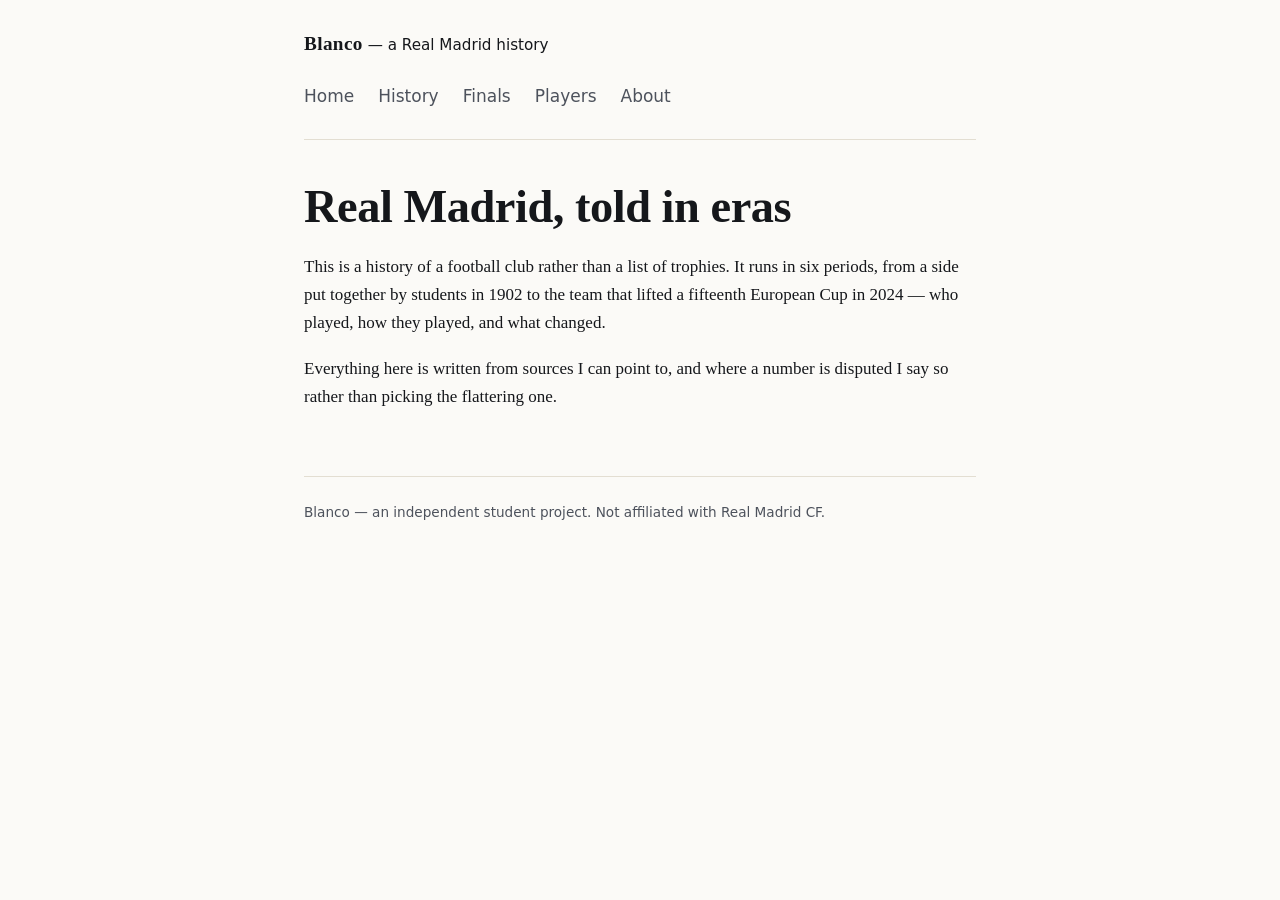
<file: index.html>
<!doctype html>
<html lang="en-HK">
<head>
  <meta charset="utf-8">
  <meta name="viewport" content="width=device-width, initial-scale=1">
  <title>Blanco — a Real Madrid history</title>
  <meta name="description" content="A supporter's history of Real Madrid, told in six eras: the players, the European nights and the arguments, from 1902 to today.">
  <meta property="og:title" content="Blanco — a Real Madrid history">
  <meta property="og:description" content="Six eras, fifteen European finals, and the players who define them.">
  <meta property="og:url" content="https://hzxyf.github.io/blanco/">
  <meta property="og:type" content="website">
  <meta property="og:site_name" content="Blanco">
  <meta property="og:image" content="https://hzxyf.github.io/blanco/images/og-image.jpg">
  <meta name="twitter:card" content="summary_large_image">
  <link rel="icon" href="favicon-32.png" sizes="32x32">
  <link rel="apple-touch-icon" href="apple-touch-icon.png">
    <link rel="stylesheet" href="style.css">
</head>
<body>
      <a class="skip-link" href="#main">Skip to content</a>
   <header>
    <p><strong>Blanco</strong> — a Real Madrid history</p>
        <nav aria-label="Primary">
      <ul>
        <li><a href="index.html">Home</a></li>
        <li><a href="history.html">History</a></li>
        <li><a href="finals.html">Finals</a></li>
                <li><a href="legends.html">Players</a></li>
                        <li><a href="about.html">About</a></li>
      </ul>
    </nav>
  </header>

   <main id="main">
    <h1>Real Madrid, told in eras</h1>
    <p>
      This is a history of a football club rather than a list of trophies. It runs in
      six periods, from a side put together by students in 1902 to the team that lifted
      a fifteenth European Cup in 2024 — who played, how they played, and what changed.
    </p>
    <p>
      Everything here is written from sources I can point to, and where a number is
      disputed I say so rather than picking the flattering one.
    </p>
  </main>

  <footer>
    <p>Blanco — an independent student project. Not affiliated with Real Madrid CF.</p>
  </footer>
</body>
</html>
</file>
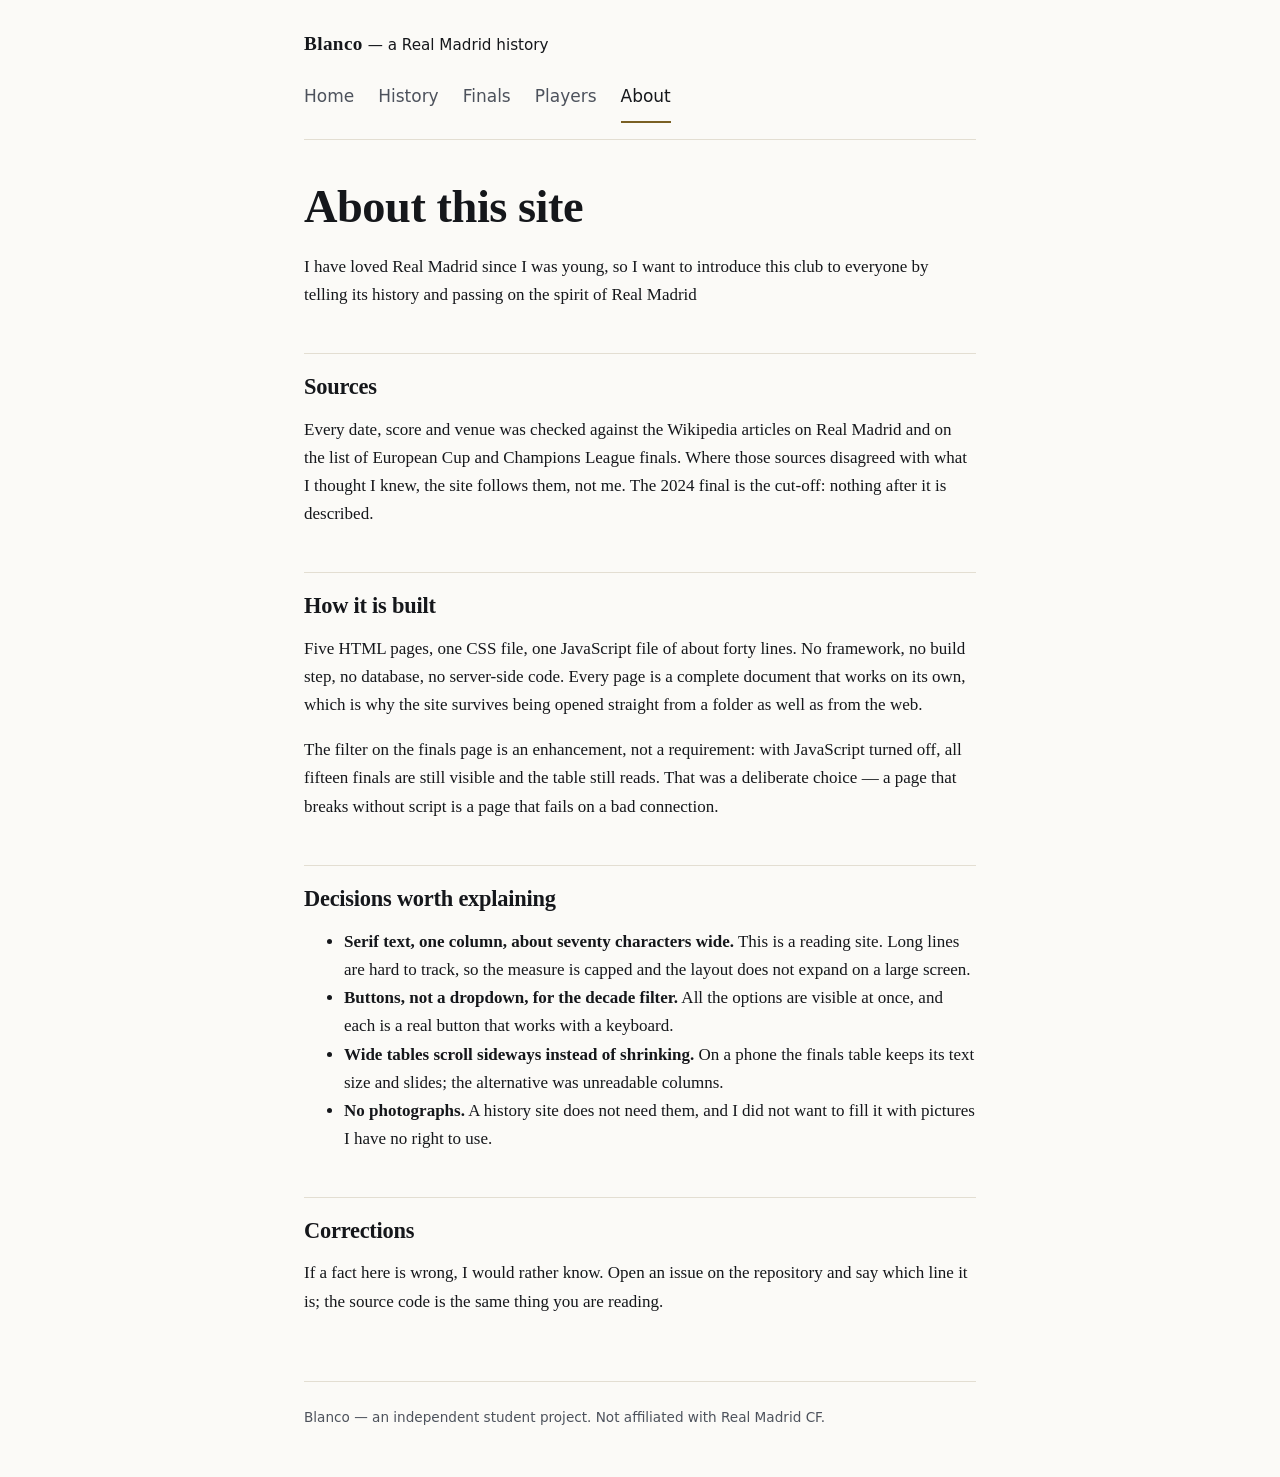
<file: about.html>
<!doctype html>
<html lang="en-HK">
<head>
  <meta charset="utf-8">
  <meta name="viewport" content="width=device-width, initial-scale=1">
  <title>About — Blanco</title>
  <meta name="description" content="Why this site exists, where the facts came from, and how it is built.">
  <meta property="og:title" content="About — Blanco">
  <meta property="og:description" content="Six eras, fifteen European finals, and the players who define them.">
  <meta property="og:url" content="https://hzxyf.github.io/blanco/about.html">
  <meta property="og:type" content="website">
  <meta property="og:site_name" content="Blanco">
  <meta property="og:image" content="https://hzxyf.github.io/blanco/images/og-image.jpg">
  <meta name="twitter:card" content="summary_large_image">
  <link rel="icon" href="favicon-32.png" sizes="32x32">
  <link rel="apple-touch-icon" href="apple-touch-icon.png">
  <link rel="stylesheet" href="style.css">
</head>
<body>
      <a class="skip-link" href="#main">Skip to content</a>
  <header>
    <p><strong>Blanco</strong> — a Real Madrid history</p>
    <nav aria-label="Primary">
      <ul>
        <li><a href="index.html">Home</a></li>
        <li><a href="history.html">History</a></li>
        <li><a href="finals.html">Finals</a></li>
        <li><a href="legends.html">Players</a></li>
        <li><a href="about.html" aria-current="page">About</a></li>
      </ul>
    </nav>
  </header>

  <main id="main">
    <h1>About this site</h1>

    <p>
      I have loved Real Madrid since I was young, so I want to introduce this club to everyone by telling its history and passing on the spirit of Real Madrid
    </p>

    <h2>Sources</h2>
    <p>
      Every date, score and venue was checked against the Wikipedia articles on Real Madrid
      and on the list of European Cup and Champions League finals. Where those sources
      disagreed with what I thought I knew, the site follows them, not me. The 2024 final is
      the cut-off: nothing after it is described.
    </p>

    <h2>How it is built</h2>
    <p>
      Five HTML pages, one CSS file, one JavaScript file of about forty lines. No framework,
      no build step, no database, no server-side code. Every page is a complete document
      that works on its own, which is why the site survives being opened straight from a
      folder as well as from the web.
    </p>
    <p>
      The filter on the finals page is an enhancement, not a requirement: with JavaScript
      turned off, all fifteen finals are still visible and the table still reads. That was a
      deliberate choice — a page that breaks without script is a page that fails on a bad
      connection.
    </p>

    <h2>Decisions worth explaining</h2>
    <ul>
      <li>
        <strong>Serif text, one column, about seventy characters wide.</strong> This is a
        reading site. Long lines are hard to track, so the measure is capped and the layout
        does not expand on a large screen.
      </li>
      <li>
        <strong>Buttons, not a dropdown, for the decade filter.</strong> All the options are
        visible at once, and each is a real button that works with a keyboard.
      </li>
      <li>
        <strong>Wide tables scroll sideways instead of shrinking.</strong> On a phone the
        finals table keeps its text size and slides; the alternative was unreadable columns.
      </li>
      <li>
        <strong>No photographs.</strong> A history site does not need them, and I did not
        want to fill it with pictures I have no right to use.
      </li>
    </ul>

    <h2>Corrections</h2>
    <p>
      If a fact here is wrong, I would rather know. Open an issue on the repository and say
      which line it is; the source code is the same thing you are reading.
    </p>
  </main>

  <footer>
    <p>Blanco — an independent student project. Not affiliated with Real Madrid CF.</p>
  </footer>
</body>
</html>
</file>
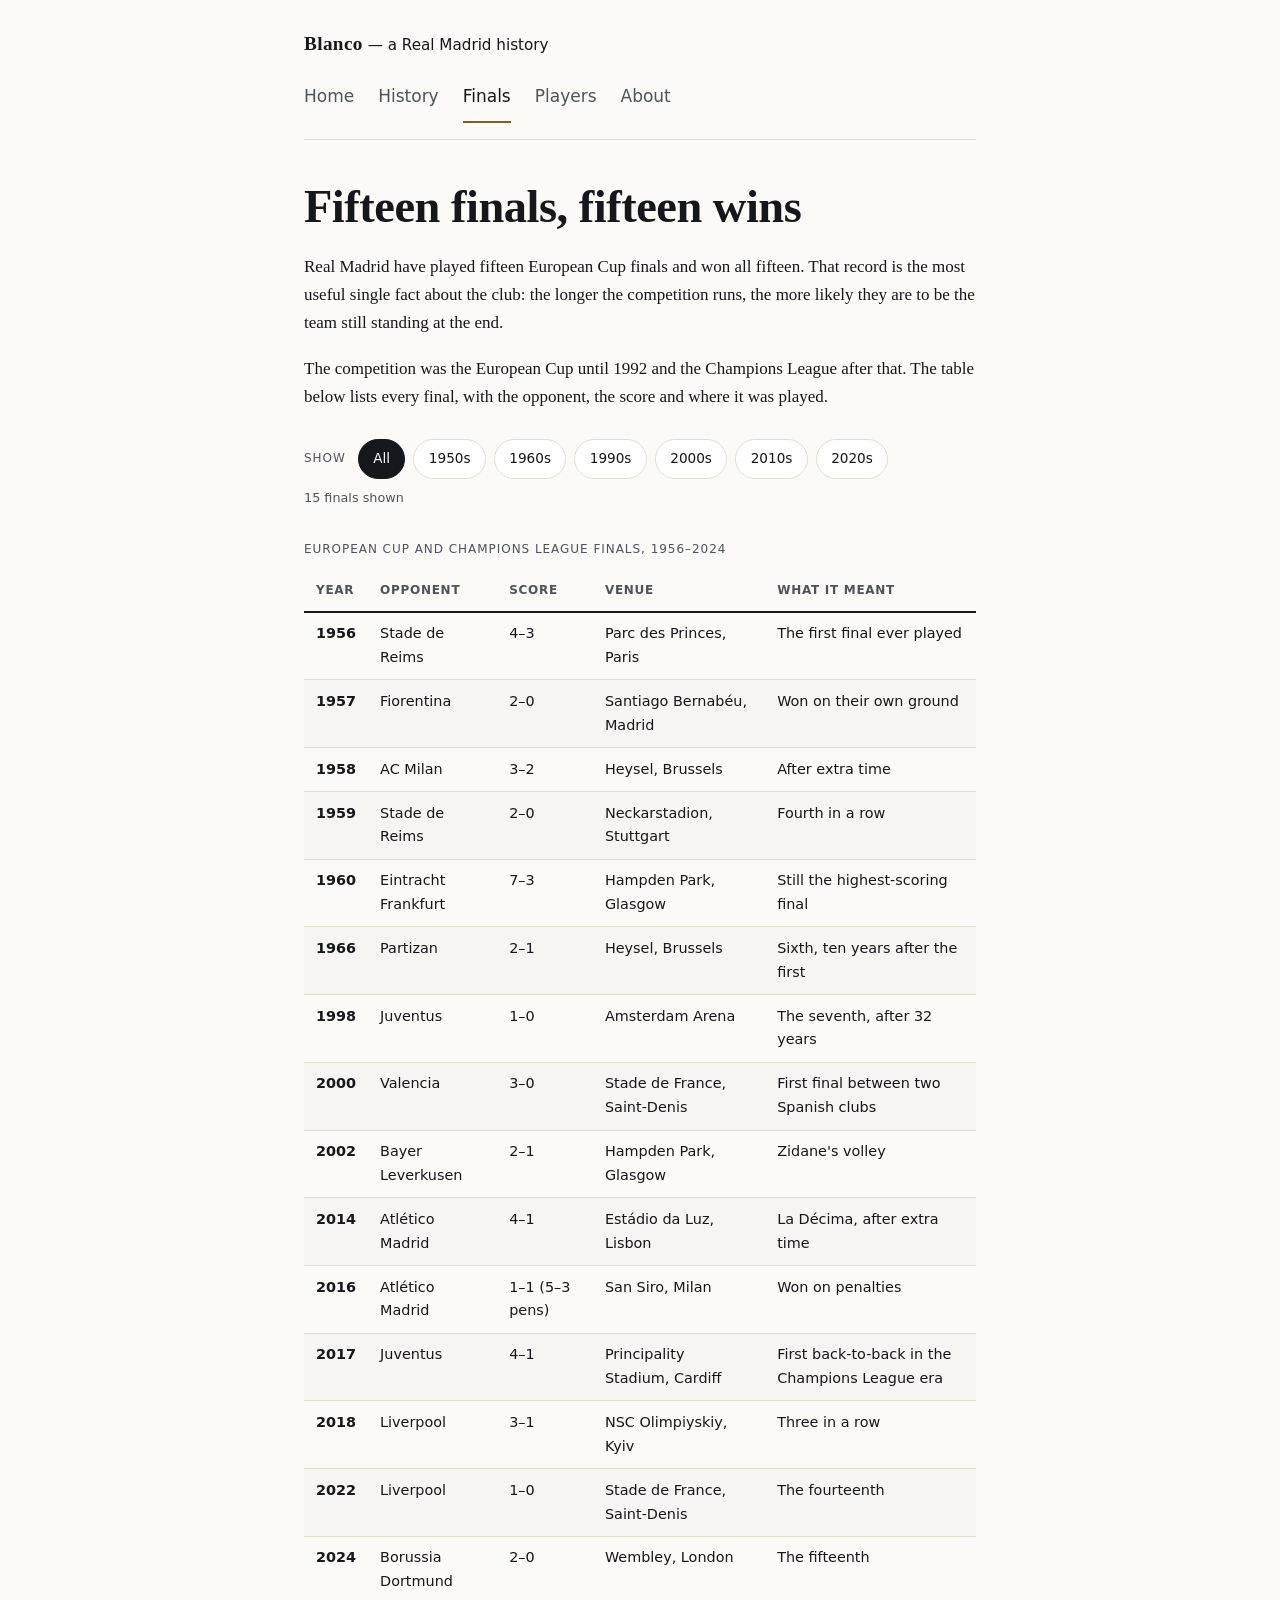
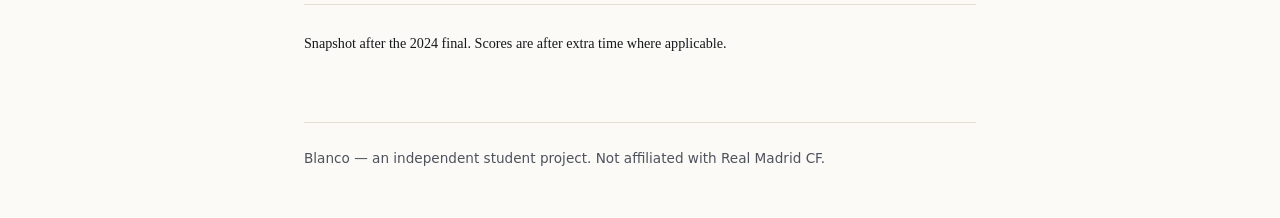
<file: finals.html>
<!doctype html>
<html lang="en-HK">
<head>
  <meta charset="utf-8">
  <meta name="viewport" content="width=device-width, initial-scale=1">
  <title>The finals — Blanco</title>
  <meta name="description" content="All fifteen Real Madrid European Cup and Champions League finals, from Paris in 1956 to Wembley in 2024: opponent, score and venue.">
  <meta property="og:title" content="The finals — Blanco">
  <meta property="og:description" content="Six eras, fifteen European finals, and the players who define them.">
  <meta property="og:url" content="https://hzxyf.github.io/blanco/finals.html">
  <meta property="og:type" content="website">
  <meta property="og:site_name" content="Blanco">
  <meta property="og:image" content="https://hzxyf.github.io/blanco/images/og-image.jpg">
  <meta name="twitter:card" content="summary_large_image">
  <link rel="icon" href="favicon-32.png" sizes="32x32">
  <link rel="apple-touch-icon" href="apple-touch-icon.png">
    <link rel="stylesheet" href="style.css">
</head>
<body>
      <a class="skip-link" href="#main">Skip to content</a>
  <header>
    <p><strong>Blanco</strong> — a Real Madrid history</p>
    <nav aria-label="Primary">
      <ul>
        <li><a href="index.html">Home</a></li>
        <li><a href="history.html">History</a></li>
        <li><a href="finals.html" aria-current="page">Finals</a></li>
                <li><a href="legends.html">Players</a></li>
                        <li><a href="about.html">About</a></li>
      </ul>
    </nav>
  </header>

  <main id="main">
    <h1>Fifteen finals, fifteen wins</h1>
    <p>
      Real Madrid have played fifteen European Cup finals and won all fifteen. That record
      is the most useful single fact about the club: the longer the competition runs, the
      more likely they are to be the team still standing at the end.
    </p>
    <p>
      The competition was the European Cup until 1992 and the Champions League after that.
      The table below lists every final, with the opponent, the score and where it was played.
    </p>

        <div class="filter" role="group" aria-labelledby="filter-label">
      <p class="filter__label" id="filter-label">Show</p>
      <button type="button" class="chip" data-decade="all" aria-pressed="true">All</button>
      <button type="button" class="chip" data-decade="1950" aria-pressed="false">1950s</button>
      <button type="button" class="chip" data-decade="1960" aria-pressed="false">1960s</button>
      <button type="button" class="chip" data-decade="1990" aria-pressed="false">1990s</button>
      <button type="button" class="chip" data-decade="2000" aria-pressed="false">2000s</button>
      <button type="button" class="chip" data-decade="2010" aria-pressed="false">2010s</button>
      <button type="button" class="chip" data-decade="2020" aria-pressed="false">2020s</button>
    </div>
    <p class="count" id="final-count" role="status">15 finals shown</p>

     <div class="table-scroll">
    <table>
      <caption>European Cup and Champions League finals, 1956–2024</caption>
      <thead>
        <tr>
          <th scope="col">Year</th>
          <th scope="col">Opponent</th>
          <th scope="col">Score</th>
          <th scope="col">Venue</th>
          <th scope="col">What it meant</th>
        </tr>
      </thead>
      <tbody>
        <tr><th scope="row">1956</th><td>Stade de Reims</td><td>4–3</td><td>Parc des Princes, Paris</td><td>The first final ever played</td></tr>
        <tr><th scope="row">1957</th><td>Fiorentina</td><td>2–0</td><td>Santiago Bernabéu, Madrid</td><td>Won on their own ground</td></tr>
        <tr><th scope="row">1958</th><td>AC Milan</td><td>3–2</td><td>Heysel, Brussels</td><td>After extra time</td></tr>
        <tr><th scope="row">1959</th><td>Stade de Reims</td><td>2–0</td><td>Neckarstadion, Stuttgart</td><td>Fourth in a row</td></tr>
        <tr><th scope="row">1960</th><td>Eintracht Frankfurt</td><td>7–3</td><td>Hampden Park, Glasgow</td><td>Still the highest-scoring final</td></tr>
        <tr><th scope="row">1966</th><td>Partizan</td><td>2–1</td><td>Heysel, Brussels</td><td>Sixth, ten years after the first</td></tr>
        <tr><th scope="row">1998</th><td>Juventus</td><td>1–0</td><td>Amsterdam Arena</td><td>The seventh, after 32 years</td></tr>
        <tr><th scope="row">2000</th><td>Valencia</td><td>3–0</td><td>Stade de France, Saint-Denis</td><td>First final between two Spanish clubs</td></tr>
        <tr><th scope="row">2002</th><td>Bayer Leverkusen</td><td>2–1</td><td>Hampden Park, Glasgow</td><td>Zidane's volley</td></tr>
        <tr><th scope="row">2014</th><td>Atlético Madrid</td><td>4–1</td><td>Estádio da Luz, Lisbon</td><td>La Décima, after extra time</td></tr>
        <tr><th scope="row">2016</th><td>Atlético Madrid</td><td>1–1 (5–3 pens)</td><td>San Siro, Milan</td><td>Won on penalties</td></tr>
        <tr><th scope="row">2017</th><td>Juventus</td><td>4–1</td><td>Principality Stadium, Cardiff</td><td>First back-to-back in the Champions League era</td></tr>
        <tr><th scope="row">2018</th><td>Liverpool</td><td>3–1</td><td>NSC Olimpiyskiy, Kyiv</td><td>Three in a row</td></tr>
        <tr><th scope="row">2022</th><td>Liverpool</td><td>1–0</td><td>Stade de France, Saint-Denis</td><td>The fourteenth</td></tr>
        <tr><th scope="row">2024</th><td>Borussia Dortmund</td><td>2–0</td><td>Wembley, London</td><td>The fifteenth</td></tr>
      </tbody>
    </table>
    </div>

    <p>
      <small>Snapshot after the 2024 final. Scores are after extra time where applicable.</small>
    </p>
  </main>

  <footer>
    <p>Blanco — an independent student project. Not affiliated with Real Madrid CF.</p>
  </footer>
    <script src="filter.js" defer></script>
</body>
</html>
</file>
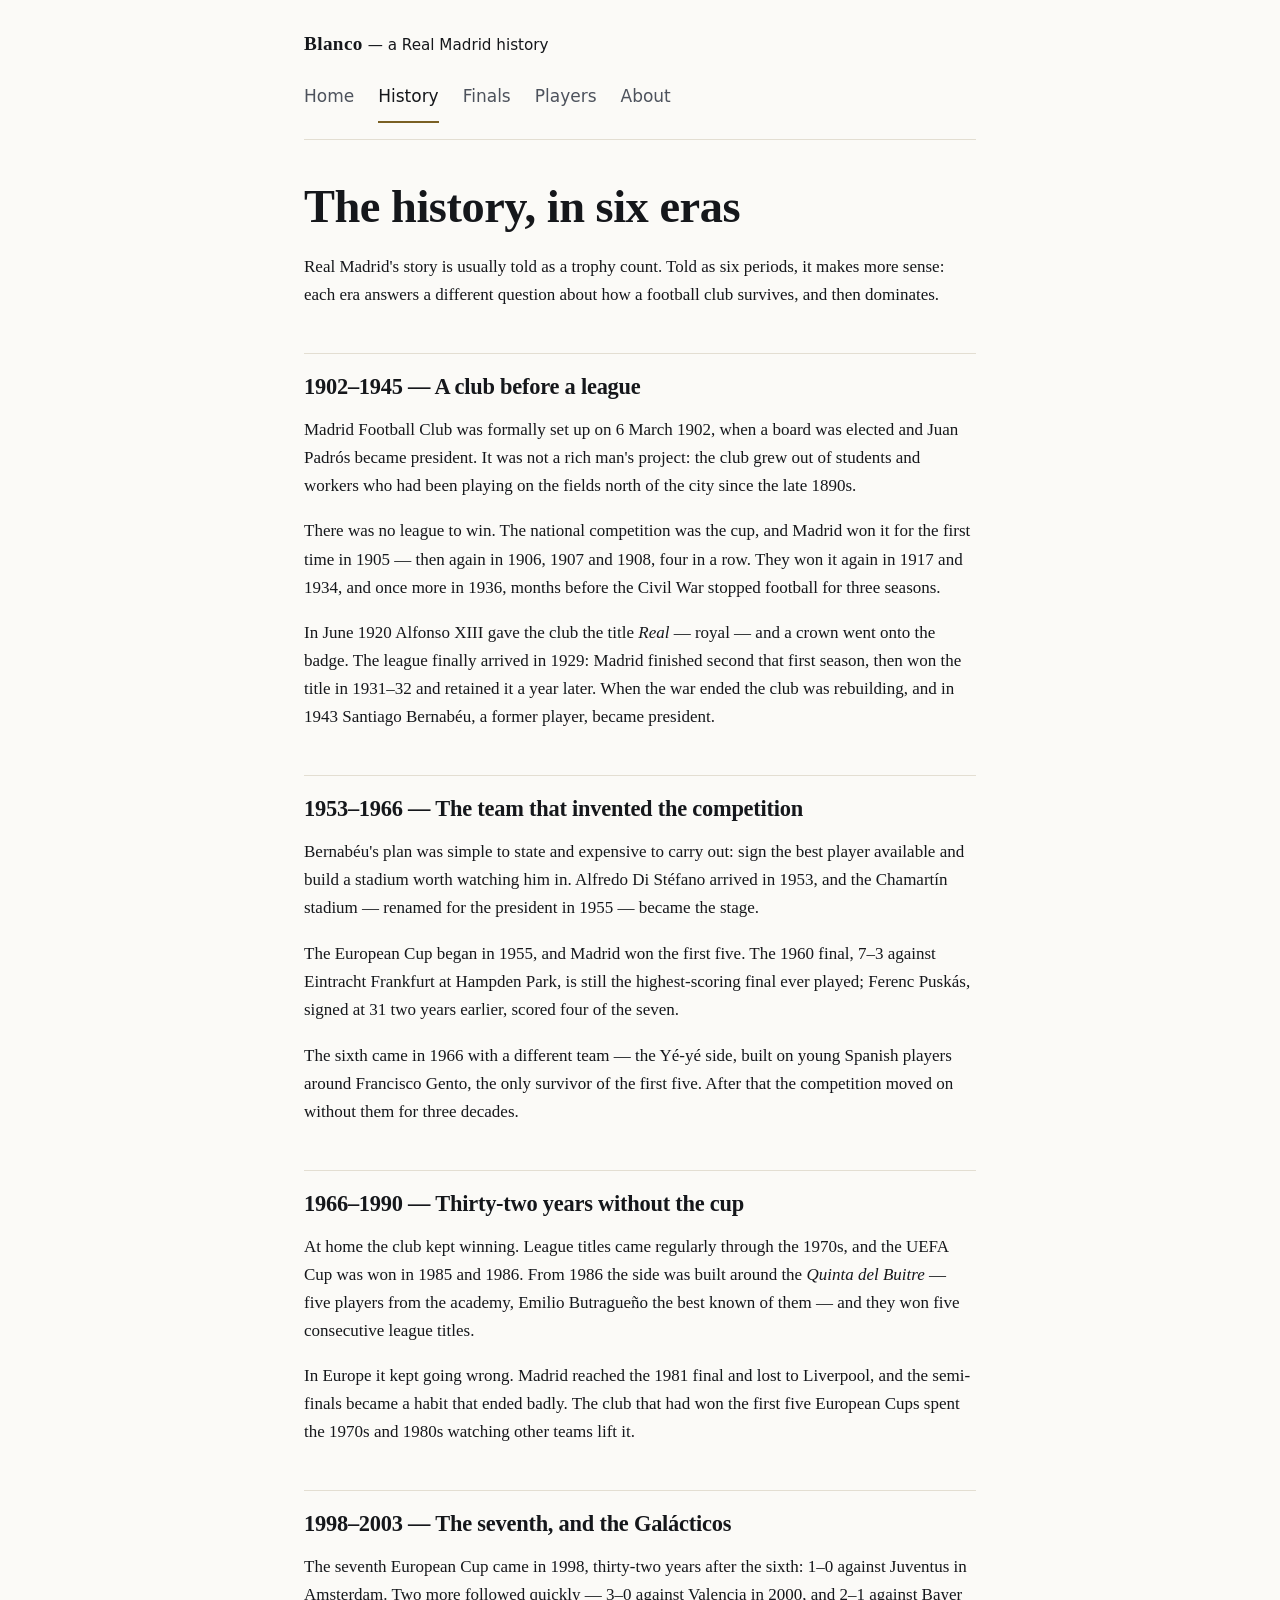
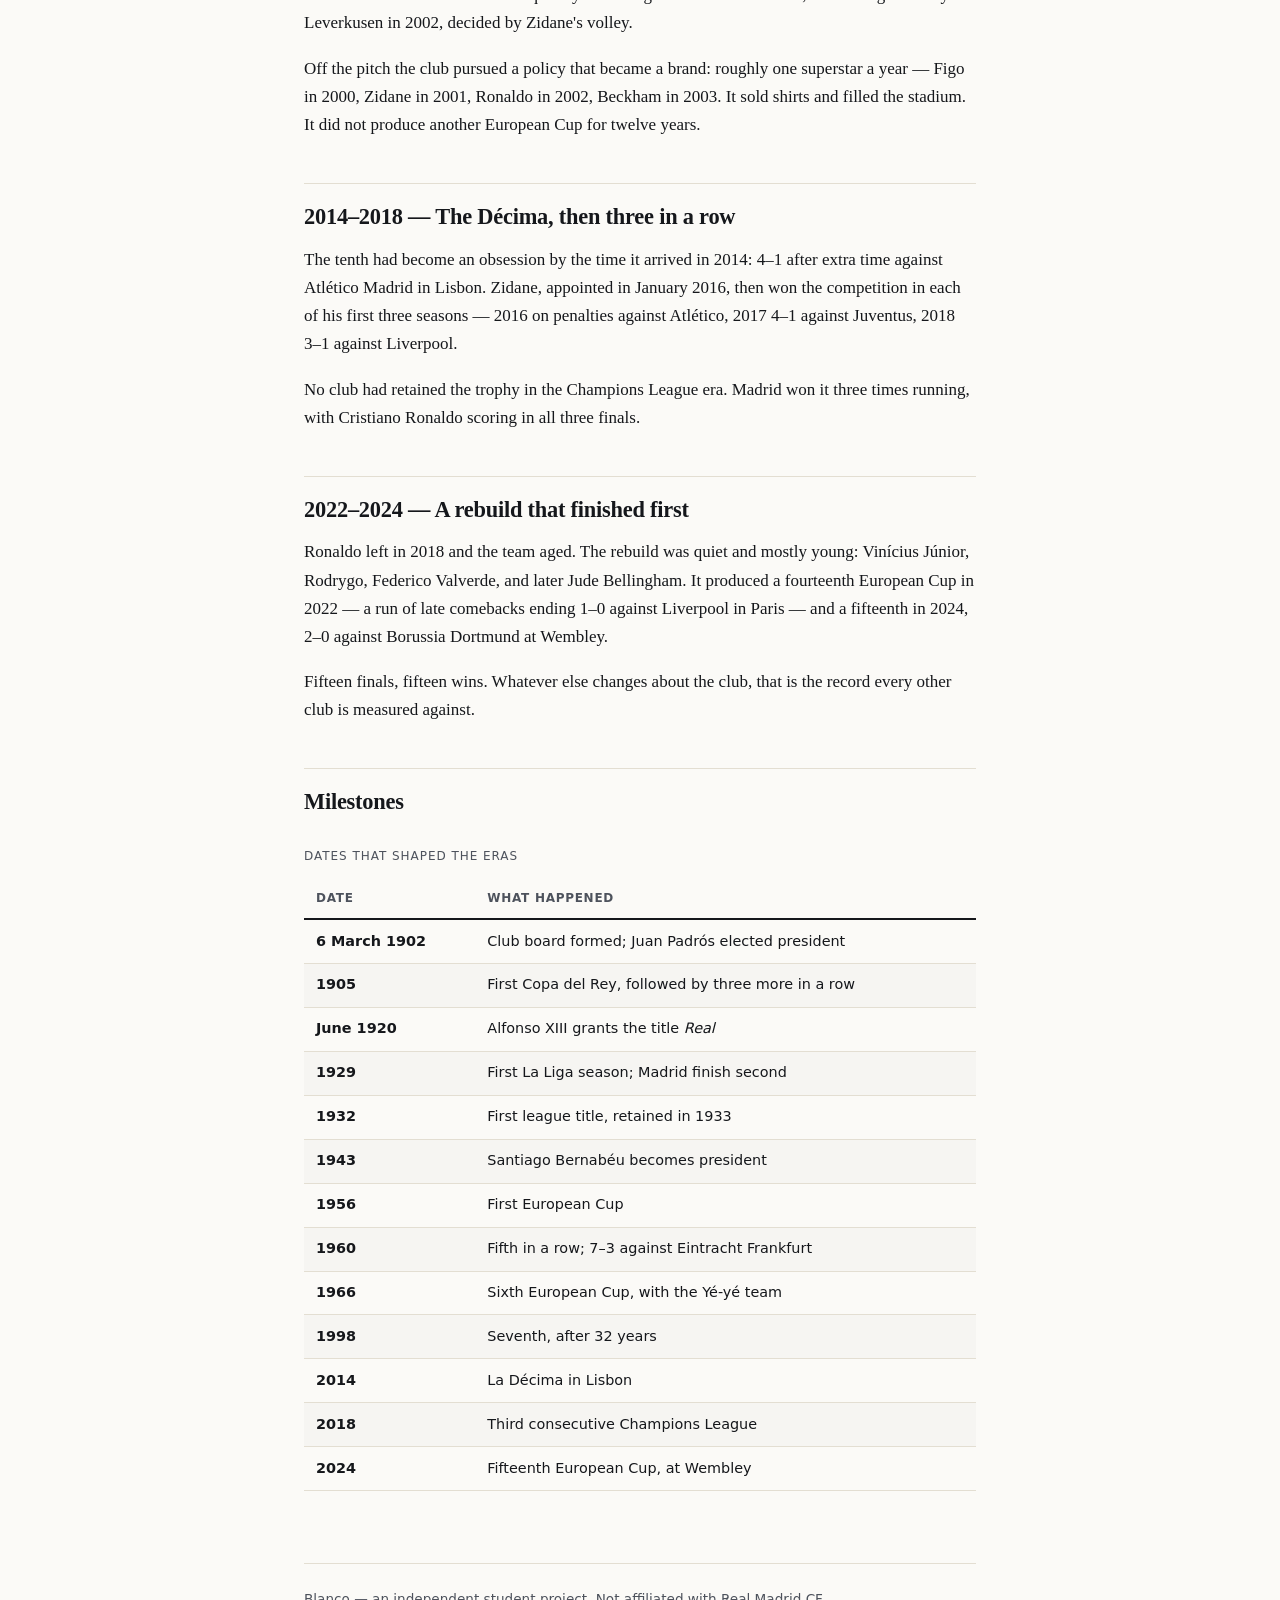
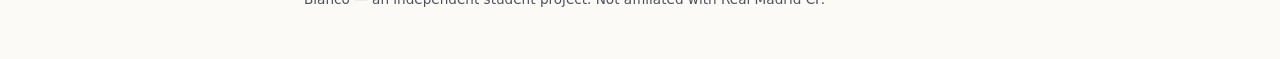
<file: history.html>
<!doctype html>
<html lang="en-HK">
<head>
  <meta charset="utf-8">
  <meta name="viewport" content="width=device-width, initial-scale=1">
  <title>The history — Blanco</title>
  <meta name="description" content="Real Madrid's history in six eras, from the founding in 1902 to the fifteenth European Cup in 2024.">
  <meta property="og:title" content="The history — Blanco">
  <meta property="og:description" content="Six eras, fifteen European finals, and the players who define them.">
  <meta property="og:url" content="https://hzxyf.github.io/blanco/history.html">
  <meta property="og:type" content="website">
  <meta property="og:site_name" content="Blanco">
  <meta property="og:image" content="https://hzxyf.github.io/blanco/images/og-image.jpg">
  <meta name="twitter:card" content="summary_large_image">
  <link rel="icon" href="favicon-32.png" sizes="32x32">
  <link rel="apple-touch-icon" href="apple-touch-icon.png">
  <link rel="stylesheet" href="style.css">
</head>
<body>
      <a class="skip-link" href="#main">Skip to content</a>
  <header>
    <p><strong>Blanco</strong> — a Real Madrid history</p>
    <nav aria-label="Primary">
      <ul>
        <li><a href="index.html">Home</a></li>
        <li><a href="history.html" aria-current="page">History</a></li>
        <li><a href="finals.html">Finals</a></li>
        <li><a href="legends.html">Players</a></li>
                <li><a href="about.html">About</a></li>
      </ul>
    </nav>
  </header>

  <main id="main">
    <h1>The history, in six eras</h1>
    <p>
      Real Madrid's story is usually told as a trophy count. Told as six periods, it makes
      more sense: each era answers a different question about how a football club survives,
      and then dominates.
    </p>

    <article>
      <h2>1902–1945 — A club before a league</h2>

      <p>
        Madrid Football Club was formally set up on <time datetime="1902-03-06">6 March 1902</time>,
        when a board was elected and Juan Padrós became president. It was not a rich man's
        project: the club grew out of students and workers who had been playing on the
        fields north of the city since the late 1890s.
      </p>

      <p>
        There was no league to win. The national competition was the cup, and Madrid won it
        for the first time in 1905 — then again in 1906, 1907 and 1908, four in a row. They
        won it again in 1917 and 1934, and once more in 1936, months before the Civil War
        stopped football for three seasons.
      </p>

      <p>
        In June 1920 Alfonso XIII gave the club the title <em>Real</em> — royal — and a crown
        went onto the badge. The league finally arrived in 1929: Madrid finished second that
        first season, then won the title in 1931–32 and retained it a year later. When the
        war ended the club was rebuilding, and in 1943 Santiago Bernabéu, a former player,
        became president.
      </p>
    </article>

    <article>
      <h2>1953–1966 — The team that invented the competition</h2>

      <p>
        Bernabéu's plan was simple to state and expensive to carry out: sign the best player
        available and build a stadium worth watching him in. Alfredo Di Stéfano arrived in
        1953, and the Chamartín stadium — renamed for the president in 1955 — became the
        stage.
      </p>

      <p>
        The European Cup began in 1955, and Madrid won the first five. The 1960 final, 7–3
        against Eintracht Frankfurt at Hampden Park, is still the highest-scoring final ever
        played; Ferenc Puskás, signed at 31 two years earlier, scored four of the seven.
      </p>

      <p>
        The sixth came in 1966 with a different team — the Yé-yé side, built on young Spanish
        players around Francisco Gento, the only survivor of the first five. After that the
        competition moved on without them for three decades.
      </p>
    </article>

    <article>
      <h2>1966–1990 — Thirty-two years without the cup</h2>

      <p>
        At home the club kept winning. League titles came regularly through the 1970s, and
        the UEFA Cup was won in 1985 and 1986. From 1986 the side was built around the
        <em>Quinta del Buitre</em> — five players from the academy, Emilio Butragueño the
        best known of them — and they won five consecutive league titles.
      </p>

      <p>
        In Europe it kept going wrong. Madrid reached the 1981 final and lost to Liverpool,
        and the semi-finals became a habit that ended badly. The club that had won the first
        five European Cups spent the 1970s and 1980s watching other teams lift it.
      </p>
    </article>

    <article>
      <h2>1998–2003 — The seventh, and the Galácticos</h2>

      <p>
        The seventh European Cup came in 1998, thirty-two years after the sixth: 1–0 against
        Juventus in Amsterdam. Two more followed quickly — 3–0 against Valencia in 2000, and
        2–1 against Bayer Leverkusen in 2002, decided by Zidane's volley.
      </p>

      <p>
        Off the pitch the club pursued a policy that became a brand: roughly one superstar a
        year — Figo in 2000, Zidane in 2001, Ronaldo in 2002, Beckham in 2003. It sold shirts
        and filled the stadium. It did not produce another European Cup for twelve years.
      </p>
    </article>

    <article>
      <h2>2014–2018 — The Décima, then three in a row</h2>

      <p>
        The tenth had become an obsession by the time it arrived in 2014: 4–1 after extra
        time against Atlético Madrid in Lisbon. Zidane, appointed in January 2016, then won
        the competition in each of his first three seasons — 2016 on penalties against
        Atlético, 2017 4–1 against Juventus, 2018 3–1 against Liverpool.
      </p>

      <p>
        No club had retained the trophy in the Champions League era. Madrid won it three
        times running, with Cristiano Ronaldo scoring in all three finals.
      </p>
    </article>

    <article>
      <h2>2022–2024 — A rebuild that finished first</h2>

      <p>
        Ronaldo left in 2018 and the team aged. The rebuild was quiet and mostly young:
        Vinícius Júnior, Rodrygo, Federico Valverde, and later Jude Bellingham. It produced a
        fourteenth European Cup in 2022 — a run of late comebacks ending 1–0 against Liverpool
        in Paris — and a fifteenth in 2024, 2–0 against Borussia Dortmund at Wembley.
      </p>

      <p>
        Fifteen finals, fifteen wins. Whatever else changes about the club, that is the
        record every other club is measured against.
      </p>
    </article>

    <h2>Milestones</h2>
    <div class="table-scroll">
      <table>
        <caption>Dates that shaped the eras</caption>
        <thead>
          <tr><th scope="col">Date</th><th scope="col">What happened</th></tr>
        </thead>
        <tbody>
          <tr><th scope="row">6 March 1902</th><td>Club board formed; Juan Padrós elected president</td></tr>
          <tr><th scope="row">1905</th><td>First Copa del Rey, followed by three more in a row</td></tr>
          <tr><th scope="row">June 1920</th><td>Alfonso XIII grants the title <em>Real</em></td></tr>
          <tr><th scope="row">1929</th><td>First La Liga season; Madrid finish second</td></tr>
          <tr><th scope="row">1932</th><td>First league title, retained in 1933</td></tr>
          <tr><th scope="row">1943</th><td>Santiago Bernabéu becomes president</td></tr>
          <tr><th scope="row">1956</th><td>First European Cup</td></tr>
          <tr><th scope="row">1960</th><td>Fifth in a row; 7–3 against Eintracht Frankfurt</td></tr>
          <tr><th scope="row">1966</th><td>Sixth European Cup, with the Yé-yé team</td></tr>
          <tr><th scope="row">1998</th><td>Seventh, after 32 years</td></tr>
          <tr><th scope="row">2014</th><td>La Décima in Lisbon</td></tr>
          <tr><th scope="row">2018</th><td>Third consecutive Champions League</td></tr>
          <tr><th scope="row">2024</th><td>Fifteenth European Cup, at Wembley</td></tr>
        </tbody>
      </table>
    </div>
  </main>

  <footer>
    <p>Blanco — an independent student project. Not affiliated with Real Madrid CF.</p>
  </footer>
</body>
</html>
</file>
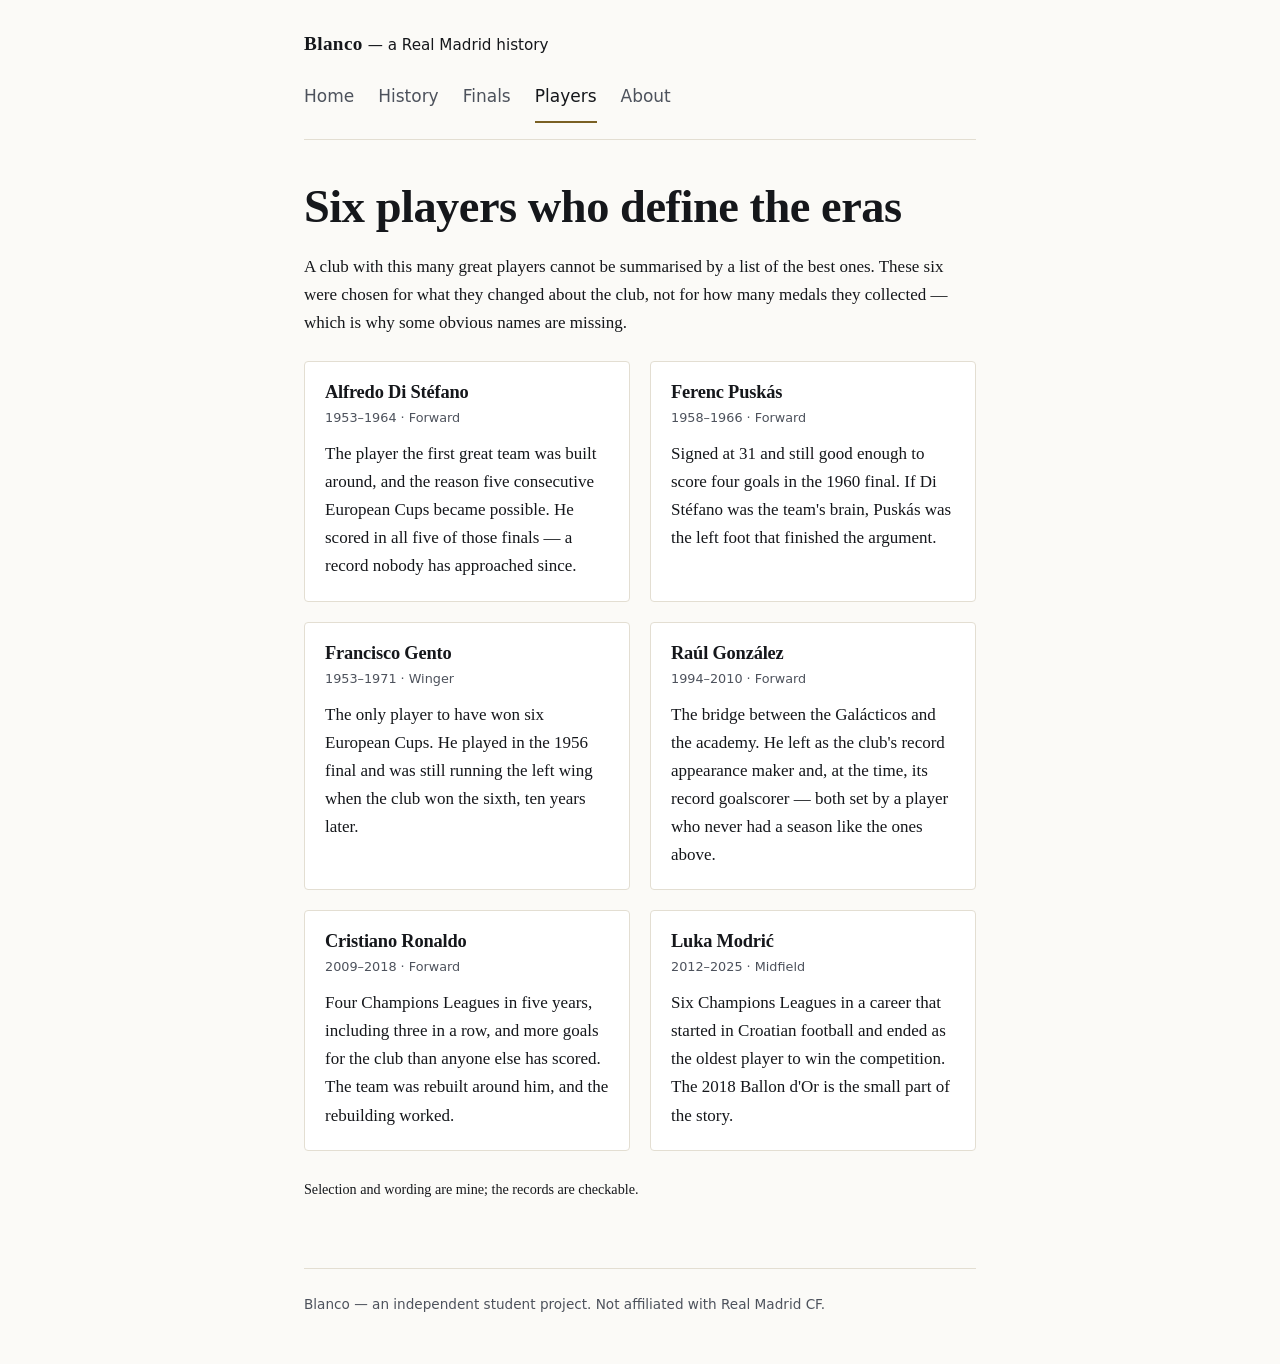
<file: legends.html>
<!doctype html>
<html lang="en-HK">
<head>
  <meta charset="utf-8">
  <meta name="viewport" content="width=device-width, initial-scale=1">
  <title>The players — Blanco</title>
  <meta name="description" content="Six Real Madrid players who define the club's eras, from Di Stéfano to Modrić.">
  <meta property="og:title" content="The players — Blanco">
  <meta property="og:description" content="Six eras, fifteen European finals, and the players who define them.">
  <meta property="og:url" content="https://hzxyf.github.io/blanco/legends.html">
  <meta property="og:type" content="website">
  <meta property="og:site_name" content="Blanco">
  <meta property="og:image" content="https://hzxyf.github.io/blanco/images/og-image.jpg">
  <meta name="twitter:card" content="summary_large_image">
  <link rel="icon" href="favicon-32.png" sizes="32x32">
  <link rel="apple-touch-icon" href="apple-touch-icon.png">
  <link rel="stylesheet" href="style.css">
</head>
<body>
      <a class="skip-link" href="#main">Skip to content</a>
  <header>
    <p><strong>Blanco</strong> — a Real Madrid history</p>
    <nav aria-label="Primary">
      <ul>
        <li><a href="index.html">Home</a></li>
        <li><a href="history.html">History</a></li>
        <li><a href="finals.html">Finals</a></li>
        <li><a href="legends.html" aria-current="page">Players</a></li>
                <li><a href="about.html">About</a></li>
      </ul>
    </nav>
  </header>

  <main id="main">
    <h1>Six players who define the eras</h1>
    <p>
      A club with this many great players cannot be summarised by a list of the best ones.
      These six were chosen for what they changed about the club, not for how many medals
      they collected — which is why some obvious names are missing.
    </p>

    <div class="cards">
      <article class="card">
        <h2>Alfredo Di Stéfano</h2>
        <p class="meta">1953–1964 · Forward</p>
        <p>
          The player the first great team was built around, and the reason five consecutive
          European Cups became possible. He scored in all five of those finals — a record
          nobody has approached since.
        </p>
      </article>

      <article class="card">
        <h2>Ferenc Puskás</h2>
        <p class="meta">1958–1966 · Forward</p>
        <p>
          Signed at 31 and still good enough to score four goals in the 1960 final. If Di
          Stéfano was the team's brain, Puskás was the left foot that finished the argument.
        </p>
      </article>

      <article class="card">
        <h2>Francisco Gento</h2>
        <p class="meta">1953–1971 · Winger</p>
        <p>
          The only player to have won six European Cups. He played in the 1956 final and
          was still running the left wing when the club won the sixth, ten years later.
        </p>
      </article>

      <article class="card">
        <h2>Raúl González</h2>
        <p class="meta">1994–2010 · Forward</p>
        <p>
          The bridge between the Galácticos and the academy. He left as the club's record
          appearance maker and, at the time, its record goalscorer — both set by a player
          who never had a season like the ones above.
        </p>
      </article>

      <article class="card">
        <h2>Cristiano Ronaldo</h2>
        <p class="meta">2009–2018 · Forward</p>
        <p>
          Four Champions Leagues in five years, including three in a row, and more goals
          for the club than anyone else has scored. The team was rebuilt around him, and
          the rebuilding worked.
        </p>
      </article>

      <article class="card">
        <h2>Luka Modrić</h2>
        <p class="meta">2012–2025 · Midfield</p>
        <p>
          Six Champions Leagues in a career that started in Croatian football and ended as
          the oldest player to win the competition. The 2018 Ballon d'Or is the small part
          of the story.
        </p>
      </article>
    </div>

    <p>
      <small>Selection and wording are mine; the records are checkable.</small>
    </p>
  </main>

  <footer>
    <p>Blanco — an independent student project. Not affiliated with Real Madrid CF.</p>
  </footer>
</body>
</html>
</file>
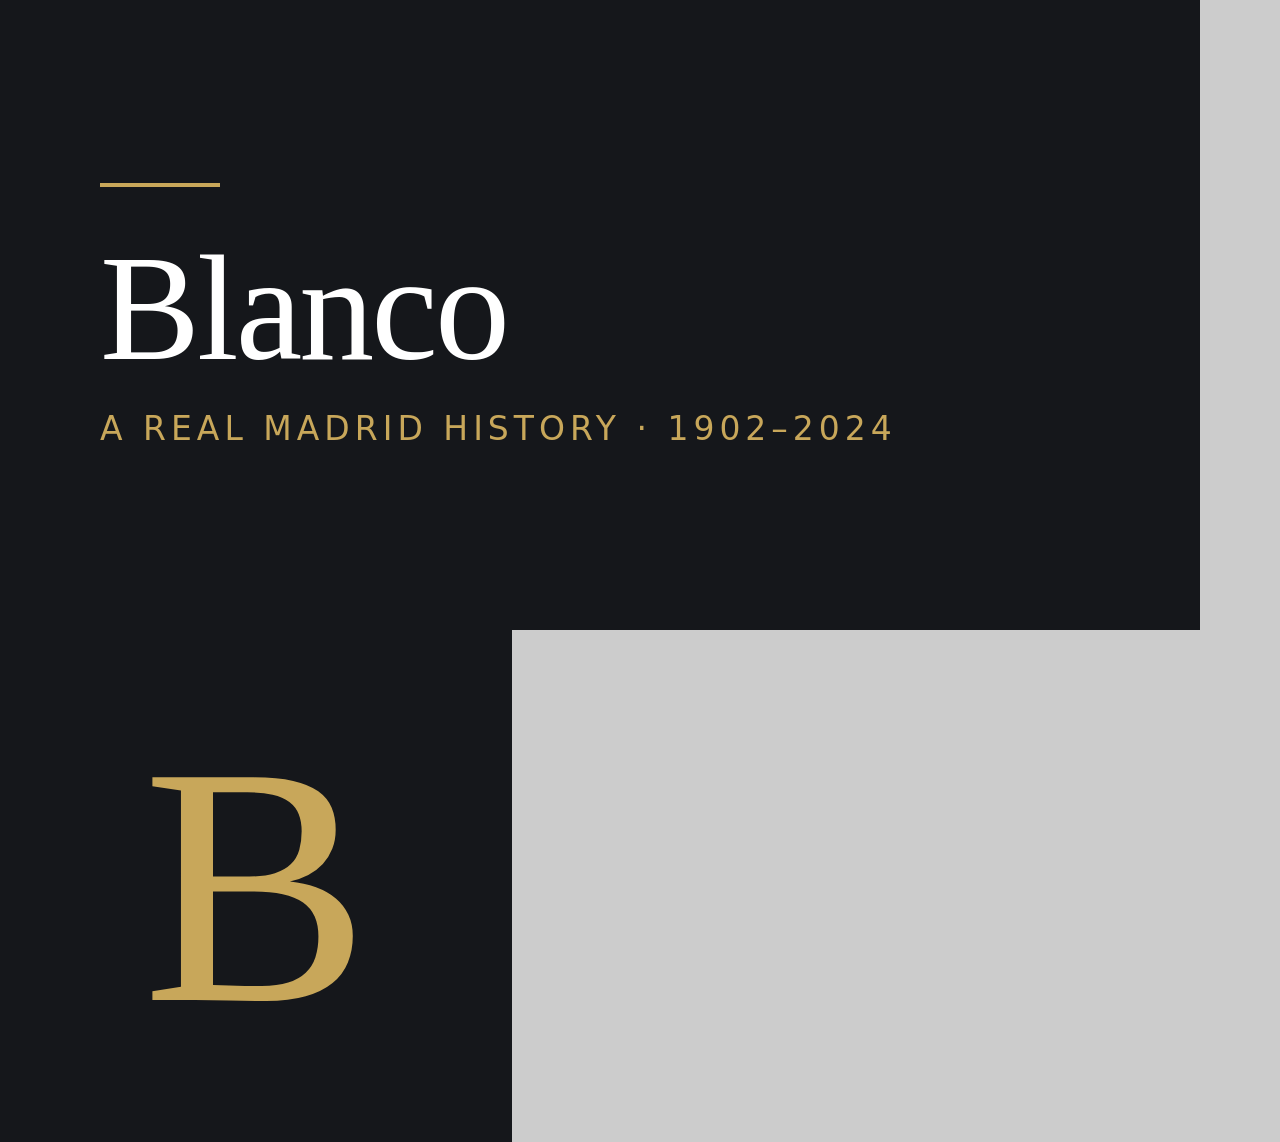
<file: design/identity.html>
<!doctype html>
<html lang="en">
<head>
  <meta charset="utf-8">
  <title>Blanco — identity</title>
  <style>
    body { margin: 0; background: #ccc; font-family: Georgia, serif; }

    .og {
      width: 1200px;
      height: 630px;
      box-sizing: border-box;
      padding: 0 100px;
      background: #15171b;
      color: #fff;
      display: flex;
      flex-direction: column;
      justify-content: center;
    }

    .og .rule {
      width: 120px;
      height: 4px;
      background: #c8a75a;
      margin-bottom: 46px;
    }

    .og .name {
      margin: 0 0 26px;
      font-size: 150px;
      line-height: 1;
      letter-spacing: -3px;
    }

    .og .sub {
      margin: 0;
      font-family: system-ui, sans-serif;
      font-size: 33px;
      letter-spacing: 5px;
      text-transform: uppercase;
      color: #c8a75a;
    }

    .icon {
      width: 512px;
      height: 512px;
      background: #15171b;
      color: #c8a75a;
      display: flex;
      align-items: center;
      justify-content: center;
      font-size: 340px;
      line-height: 1;
    }
  </style>
</head>
<body>
  <div class="og">
    <div class="rule"></div>
    <p class="name">Blanco</p>
    <p class="sub">A Real Madrid history · 1902–2024</p>
  </div>

  <div class="icon">B</div>
</body>
</html>
</file>
<file: style.css>
/* Blanco — one stylesheet, no frameworks. */

:root {
  --paper: #fbfaf7;
  --ink: #15171b;
  --ink-soft: #4d525c;
  --line: #e3ded2;
  --gold-dark: #7a6024;
  --measure: 42rem;
  --serif: "Iowan Old Style", "Palatino Linotype", Palatino, Georgia, serif;
  --sans: system-ui, -apple-system, "Segoe UI", Roboto, Arial, sans-serif;
}

*, *::before, *::after { box-sizing: border-box; }

body {
  margin: 0;
  background: var(--paper);
  color: var(--ink);
  font-family: var(--serif);
  font-size: 1.0625rem;
  line-height: 1.65;
}

/* Every region sits on the same centre line. */
header, main, footer {
  width: min(100% - 2.5rem, var(--measure));
  margin-inline: auto;
}

header {
  padding-block: 1.75rem 1rem;
  border-bottom: 1px solid var(--line);
  font-family: var(--sans);
}

header p {
  margin: 0 0 0.75rem;
  font-size: 0.95rem;
}

header strong {
  font-family: var(--serif);
  font-size: 1.2rem;
  letter-spacing: 0.02em;
}

nav ul {
  display: flex;
  flex-wrap: wrap;
  gap: 0.25rem 1.5rem;
  margin: 0;
  padding: 0;
  list-style: none;
}

nav a {
  display: inline-block;
    padding: 0.65rem 0;
  color: var(--ink-soft);
  text-decoration: none;
  border-bottom: 2px solid transparent;
}

nav a:hover { color: var(--ink); }

nav a[aria-current="page"] {
  color: var(--ink);
  border-bottom-color: var(--gold-dark);
}

main { padding-block: 2.5rem 3rem; }

h1, h2, h3 {
  font-weight: 600;
  line-height: 1.15;
  letter-spacing: -0.01em;
}

h1 {
  font-size: clamp(1.9rem, 4.5vw, 2.9rem);
  margin: 0 0 1.25rem;
  text-wrap: balance;
}

h2 {
  font-size: 1.4rem;
  margin: 2.75rem 0 1rem;
  padding-top: 1.25rem;
  border-top: 1px solid var(--line);
}

h3 {
  font-family: var(--sans);
  font-size: 0.8rem;
  text-transform: uppercase;
  letter-spacing: 0.08em;
  color: var(--gold-dark);
  margin: 2rem 0 0.75rem;
}

p { margin: 0 0 1.1rem; }

main a { color: var(--gold-dark); text-underline-offset: 2px; }

.table-scroll { overflow-x: auto; }

table {
  width: 100%;
  border-collapse: collapse;
  font-family: var(--sans);
  font-size: 0.9rem;
  margin: 1rem 0 1.5rem;
}

caption {
  caption-side: top;
  text-align: left;
  font-size: 0.75rem;
  text-transform: uppercase;
  letter-spacing: 0.08em;
  color: var(--ink-soft);
  padding-bottom: 0.75rem;
}

th, td {
  text-align: left;
  padding: 0.6rem 0.75rem;
  border-bottom: 1px solid var(--line);
  vertical-align: top;
}

thead th {
  font-size: 0.75rem;
  text-transform: uppercase;
  letter-spacing: 0.06em;
  color: var(--ink-soft);
  border-bottom: 2px solid var(--ink);
}

tbody th { font-weight: 600; white-space: nowrap; }
tbody tr:nth-child(even) { background: rgba(0, 0, 0, 0.02); }

footer {
  padding-block: 1.5rem 3rem;
  border-top: 1px solid var(--line);
  font-family: var(--sans);
  font-size: 0.85rem;
  color: var(--ink-soft);
}

footer p { margin: 0; }

:focus-visible {
  outline: 2px solid var(--gold-dark);
  outline-offset: 3px;
}

@media (max-width: 30rem) {
  body { font-size: 1rem; }
  header { padding-block: 1.25rem 0.75rem; }
  nav ul { gap: 0.15rem 1.1rem; }
  h2 { font-size: 1.25rem; }
  table { font-size: 0.82rem; }
  th, td { padding: 0.5rem; }
}
.cards {
  display: grid;
  gap: 1.25rem;
  margin: 1.5rem 0;
}

@media (min-width: 40rem) {
  .cards { grid-template-columns: 1fr 1fr; }
}

.card {
  border: 1px solid var(--line);
  border-radius: 4px;
  padding: 1.25rem;
  background: #fff;
}

.card h2 {
  margin: 0 0 0.25rem;
  padding-top: 0;
  border-top: 0;
  font-size: 1.15rem;
}

.card p { margin-bottom: 0.75rem; }
.card p:last-child { margin-bottom: 0; }

.meta {
  font-family: var(--sans);
  font-size: 0.8rem;
  color: var(--ink-soft);
  margin-bottom: 0.75rem;
}
.filter {
  display: flex;
  flex-wrap: wrap;
  align-items: center;
  gap: 0.5rem;
  margin: 1.75rem 0 0.5rem;
  font-family: var(--sans);
}

.filter__label {
  margin: 0 0.25rem 0 0;
  font-size: 0.75rem;
  text-transform: uppercase;
  letter-spacing: 0.08em;
  color: var(--ink-soft);
}

.chip {
  font: inherit;
  font-size: 0.85rem;
  min-height: 2.5rem;
  padding: 0.4rem 0.9rem;
  border: 1px solid var(--line);
  border-radius: 999px;
  background: #fff;
  color: var(--ink);
  cursor: pointer;
}

.chip:hover { border-color: var(--ink-soft); }

.chip[aria-pressed="true"] {
  background: var(--ink);
  color: #fff;
  border-color: var(--ink);
}

.count {
  margin: 0 0 1rem;
  font-family: var(--sans);
  font-size: 0.8rem;
  color: var(--ink-soft);
}
.skip-link {
  position: absolute;
  top: 0.5rem;
  left: 0.5rem;
  padding: 0.75rem 1rem;
  background: var(--ink);
  color: #fff;
  font-family: var(--sans);
  font-size: 0.9rem;
  text-decoration: none;
  transform: translateY(-150%);
}

.skip-link:focus {
  transform: translateY(0);
}
</file>
